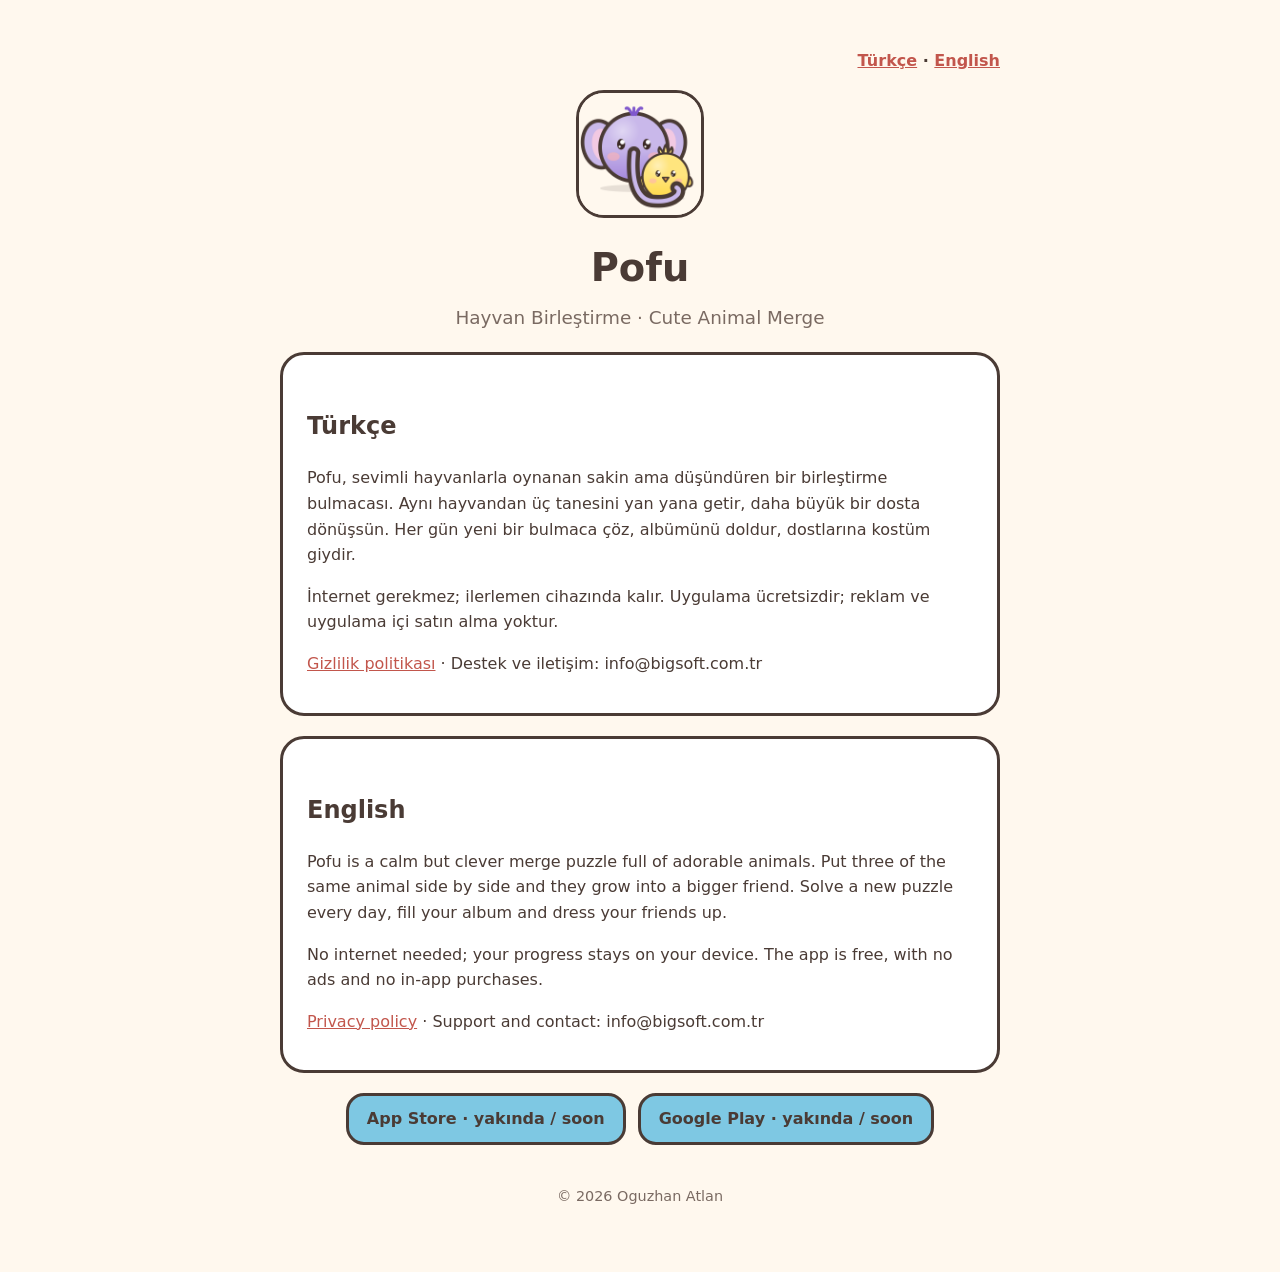
<file: index.html>
<!DOCTYPE html>
<html lang="tr">
<head>
  <meta charset="utf-8">
  <meta name="viewport" content="width=device-width, initial-scale=1">
  <title>Pofu — Hayvan Birleştirme / Cute Animal Merge</title>
  <meta name="description" content="Pofu: sevimli hayvanlarla birleştirme bulmacası. A cozy merge puzzle with cute animals.">
  <link rel="icon" href="icon.png">
  <link rel="stylesheet" href="style.css">
</head>
<body>
<main>
  <p class="lang"><a href="#tr">Türkçe</a> · <a href="#en">English</a></p>
  <header>
    <img src="icon.png" alt="Pofu">
    <h1>Pofu</h1>
    <p class="lead">Hayvan Birleştirme · Cute Animal Merge</p>
  </header>

  <section class="card" id="tr">
    <h2>Türkçe</h2>
    <p>Pofu, sevimli hayvanlarla oynanan sakin ama düşündüren bir birleştirme bulmacası. Aynı hayvandan üç tanesini yan yana getir, daha büyük bir dosta dönüşsün. Her gün yeni bir bulmaca çöz, albümünü doldur, dostlarına kostüm giydir.</p>
    <p>İnternet gerekmez; ilerlemen cihazında kalır. Uygulama ücretsizdir; reklam ve uygulama içi satın alma yoktur.</p>
    <p><a href="privacy/">Gizlilik politikası</a> · Destek ve iletişim: info@bigsoft.com.tr</p>
  </section>

  <section class="card" id="en">
    <h2>English</h2>
    <p>Pofu is a calm but clever merge puzzle full of adorable animals. Put three of the same animal side by side and they grow into a bigger friend. Solve a new puzzle every day, fill your album and dress your friends up.</p>
    <p>No internet needed; your progress stays on your device. The app is free, with no ads and no in-app purchases.</p>
    <p><a href="privacy/en.html">Privacy policy</a> · Support and contact: info@bigsoft.com.tr</p>
  </section>

  <div class="stores">
    <!-- Store links are added once the listings are live. -->
    <span class="store">App Store · yakında / soon</span>
    <span class="store">Google Play · yakında / soon</span>
  </div>

  <footer>© 2026 Oguzhan Atlan</footer>
</main>
</body>
</html>
</file>
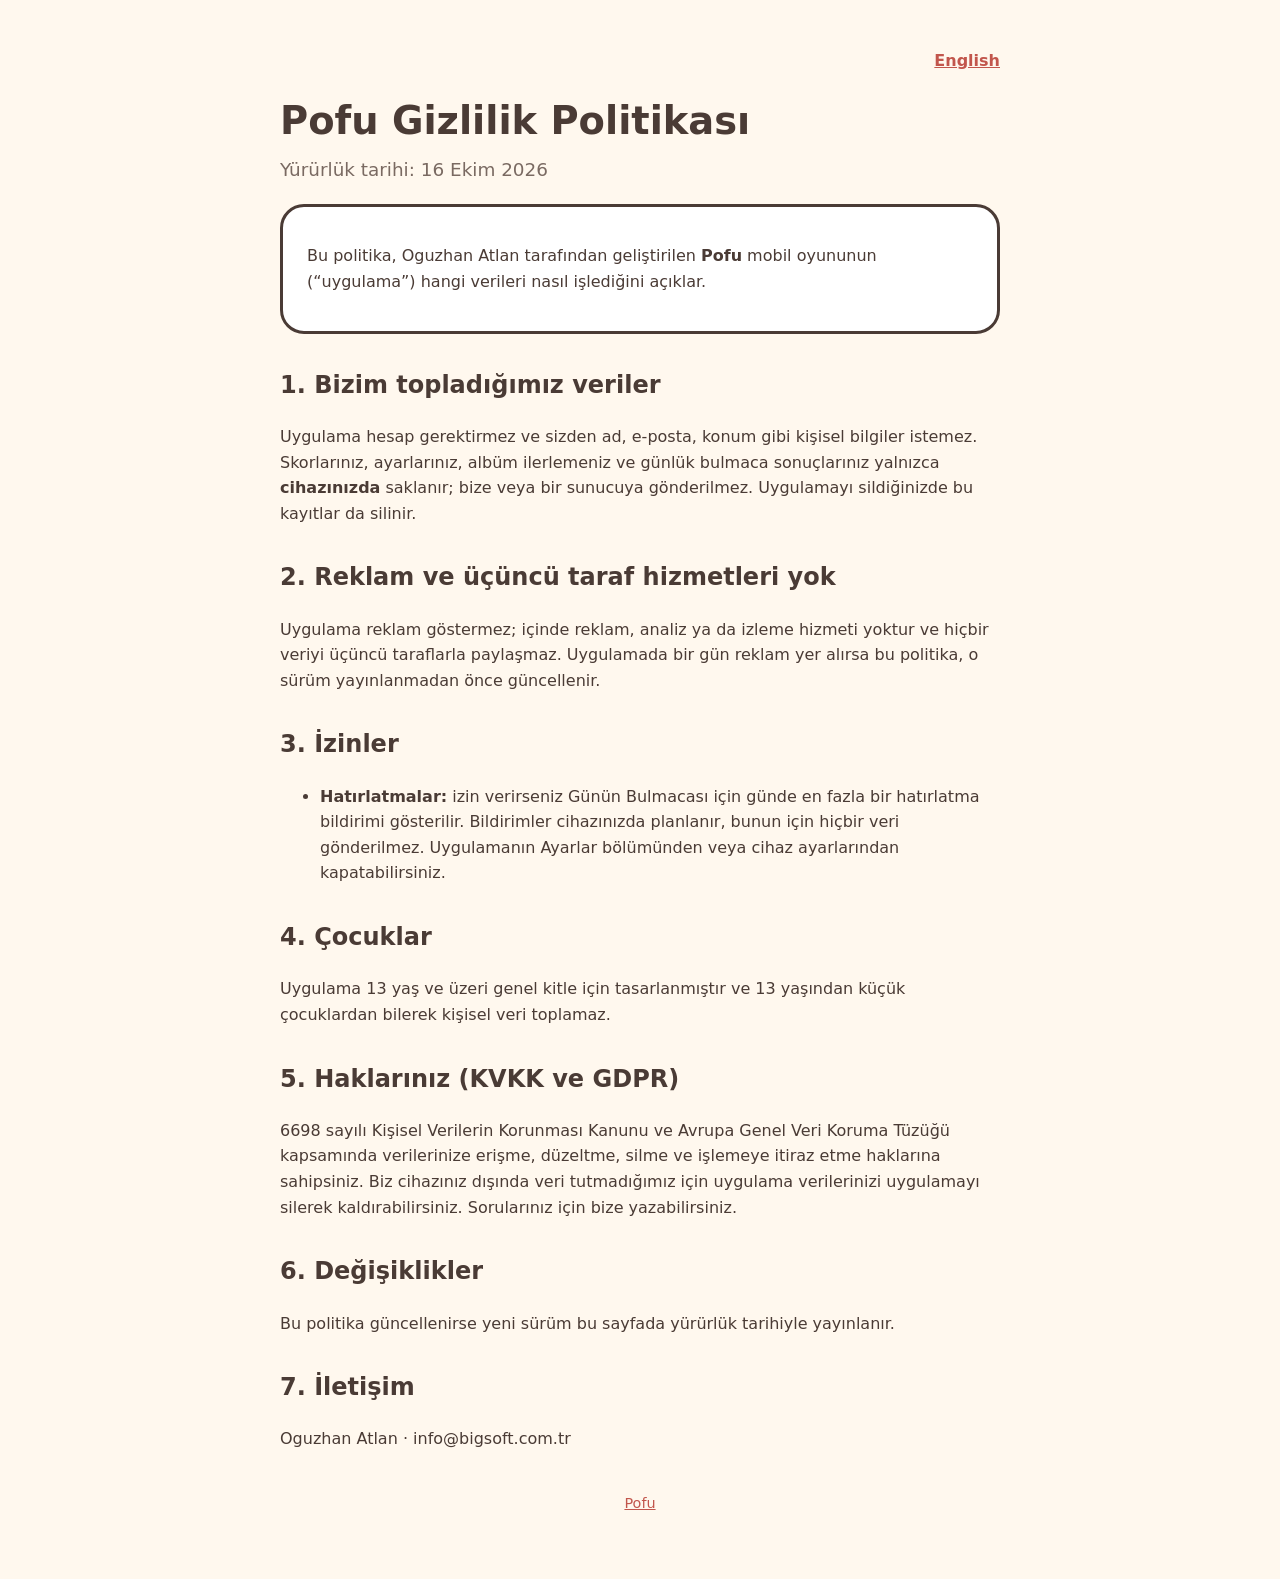
<file: privacy/index.html>
<!DOCTYPE html>
<html lang="tr">
<head>
  <meta charset="utf-8">
  <meta name="viewport" content="width=device-width, initial-scale=1">
  <title>Pofu — Gizlilik Politikası</title>
  <link rel="icon" href="../icon.png">
  <link rel="stylesheet" href="../style.css">
</head>
<body>
<main>
  <p class="lang"><a href="en.html">English</a></p>
  <h1>Pofu Gizlilik Politikası</h1>
  <p class="lead">Yürürlük tarihi: 16 Ekim 2026</p>

  <div class="card">
    <p>Bu politika, Oguzhan Atlan tarafından geliştirilen <strong>Pofu</strong> mobil oyununun (“uygulama”) hangi verileri nasıl işlediğini açıklar.</p>
  </div>

  <h2>1. Bizim topladığımız veriler</h2>
  <p>Uygulama hesap gerektirmez ve sizden ad, e-posta, konum gibi kişisel bilgiler istemez. Skorlarınız, ayarlarınız, albüm ilerlemeniz ve günlük bulmaca sonuçlarınız yalnızca <strong>cihazınızda</strong> saklanır; bize veya bir sunucuya gönderilmez. Uygulamayı sildiğinizde bu kayıtlar da silinir.</p>

  <h2>2. Reklam ve üçüncü taraf hizmetleri yok</h2>
  <p>Uygulama reklam göstermez; içinde reklam, analiz ya da izleme hizmeti yoktur ve hiçbir veriyi üçüncü taraflarla paylaşmaz. Uygulamada bir gün reklam yer alırsa bu politika, o sürüm yayınlanmadan önce güncellenir.</p>

  <h2>3. İzinler</h2>
  <ul>
    <li><strong>Hatırlatmalar:</strong> izin verirseniz Günün Bulmacası için günde en fazla bir hatırlatma bildirimi gösterilir. Bildirimler cihazınızda planlanır, bunun için hiçbir veri gönderilmez. Uygulamanın Ayarlar bölümünden veya cihaz ayarlarından kapatabilirsiniz.</li>
  </ul>

  <h2>4. Çocuklar</h2>
  <p>Uygulama 13 yaş ve üzeri genel kitle için tasarlanmıştır ve 13 yaşından küçük çocuklardan bilerek kişisel veri toplamaz.</p>

  <h2>5. Haklarınız (KVKK ve GDPR)</h2>
  <p>6698 sayılı Kişisel Verilerin Korunması Kanunu ve Avrupa Genel Veri Koruma Tüzüğü kapsamında verilerinize erişme, düzeltme, silme ve işlemeye itiraz etme haklarına sahipsiniz. Biz cihazınız dışında veri tutmadığımız için uygulama verilerinizi uygulamayı silerek kaldırabilirsiniz. Sorularınız için bize yazabilirsiniz.</p>

  <h2>6. Değişiklikler</h2>
  <p>Bu politika güncellenirse yeni sürüm bu sayfada yürürlük tarihiyle yayınlanır.</p>

  <h2>7. İletişim</h2>
  <p>Oguzhan Atlan · info@bigsoft.com.tr</p>

  <footer><a href="../">Pofu</a></footer>
</main>
</body>
</html>
</file>
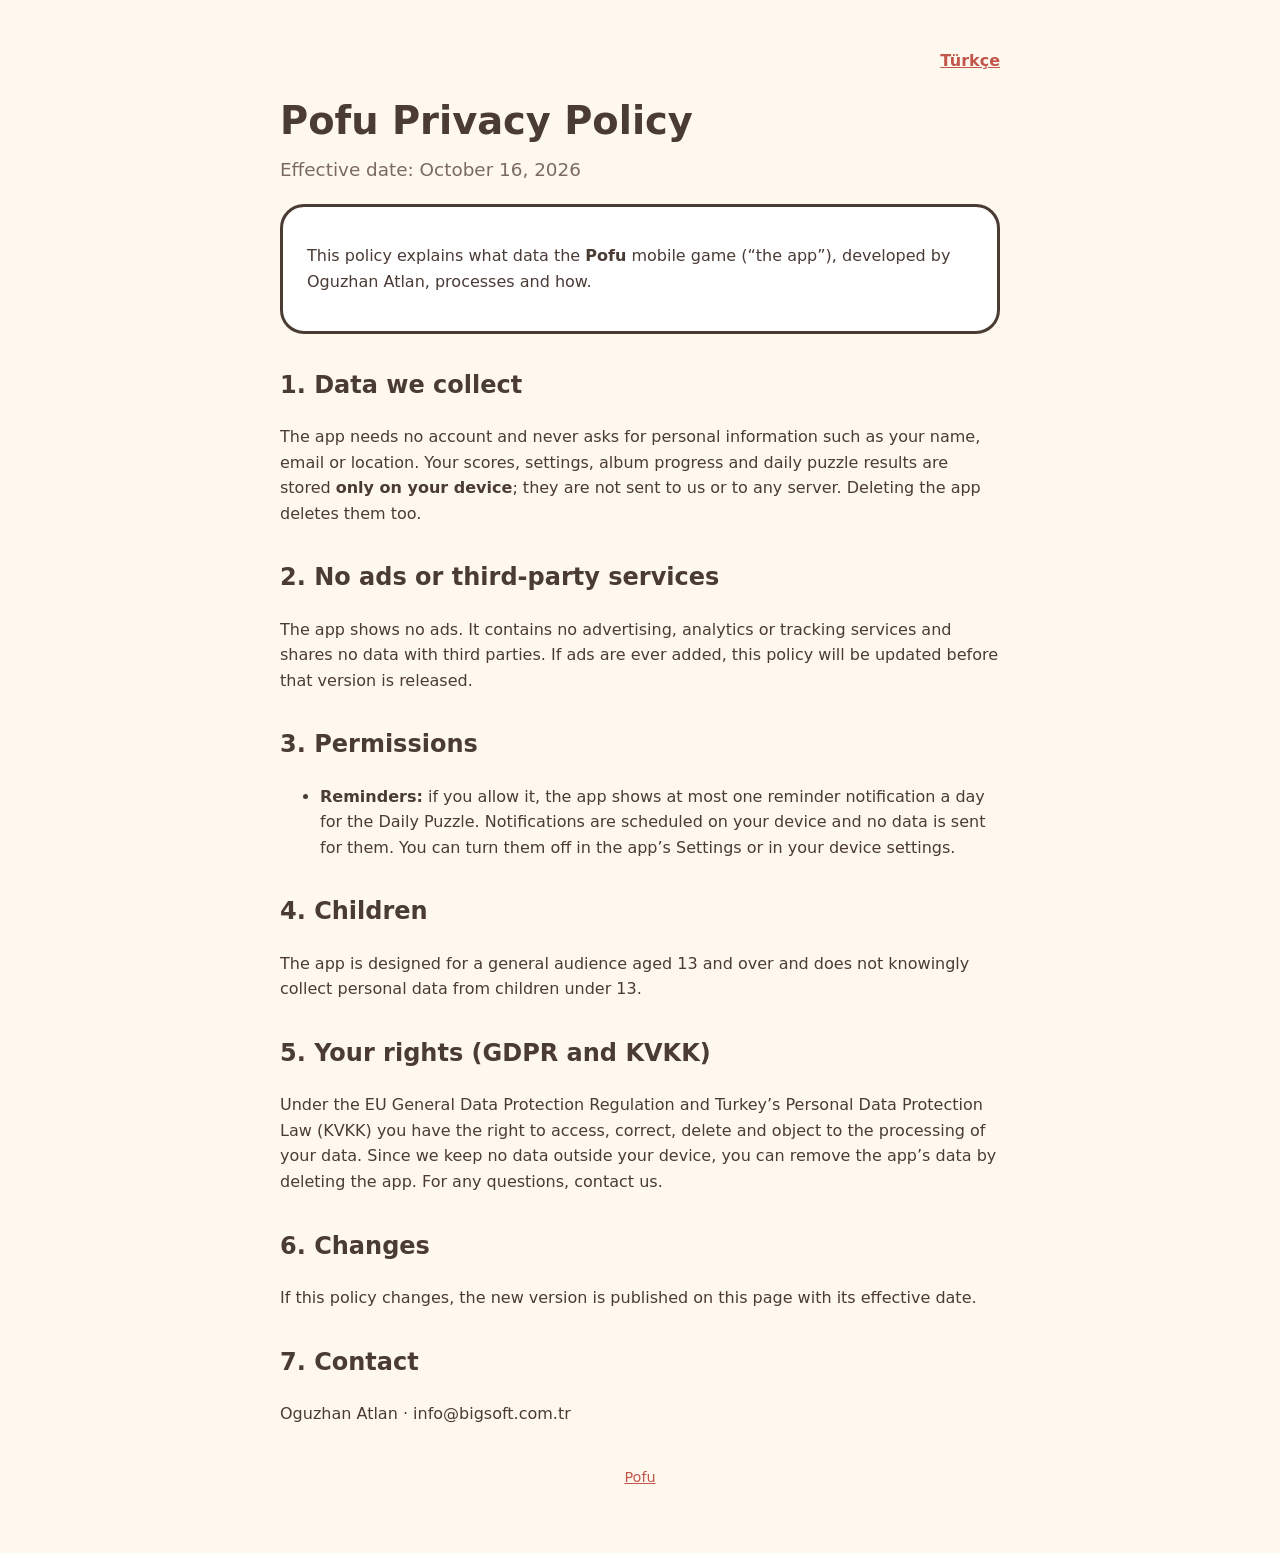
<file: privacy/en.html>
<!DOCTYPE html>
<html lang="en">
<head>
  <meta charset="utf-8">
  <meta name="viewport" content="width=device-width, initial-scale=1">
  <title>Pofu — Privacy Policy</title>
  <link rel="icon" href="../icon.png">
  <link rel="stylesheet" href="../style.css">
</head>
<body>
<main>
  <p class="lang"><a href="./">Türkçe</a></p>
  <h1>Pofu Privacy Policy</h1>
  <p class="lead">Effective date: October 16, 2026</p>

  <div class="card">
    <p>This policy explains what data the <strong>Pofu</strong> mobile game (“the app”), developed by Oguzhan Atlan, processes and how.</p>
  </div>

  <h2>1. Data we collect</h2>
  <p>The app needs no account and never asks for personal information such as your name, email or location. Your scores, settings, album progress and daily puzzle results are stored <strong>only on your device</strong>; they are not sent to us or to any server. Deleting the app deletes them too.</p>

  <h2>2. No ads or third-party services</h2>
  <p>The app shows no ads. It contains no advertising, analytics or tracking services and shares no data with third parties. If ads are ever added, this policy will be updated before that version is released.</p>

  <h2>3. Permissions</h2>
  <ul>
    <li><strong>Reminders:</strong> if you allow it, the app shows at most one reminder notification a day for the Daily Puzzle. Notifications are scheduled on your device and no data is sent for them. You can turn them off in the app’s Settings or in your device settings.</li>
  </ul>

  <h2>4. Children</h2>
  <p>The app is designed for a general audience aged 13 and over and does not knowingly collect personal data from children under 13.</p>

  <h2>5. Your rights (GDPR and KVKK)</h2>
  <p>Under the EU General Data Protection Regulation and Turkey’s Personal Data Protection Law (KVKK) you have the right to access, correct, delete and object to the processing of your data. Since we keep no data outside your device, you can remove the app’s data by deleting the app. For any questions, contact us.</p>

  <h2>6. Changes</h2>
  <p>If this policy changes, the new version is published on this page with its effective date.</p>

  <h2>7. Contact</h2>
  <p>Oguzhan Atlan · info@bigsoft.com.tr</p>

  <footer><a href="../">Pofu</a></footer>
</main>
</body>
</html>
</file>
<file: style.css>
:root {
  --bg: #FFF8EE;
  --ink: #4A3B35;
  --accent: #FF8A80;
  --accent2: #7EC8E3;
  --card: #FFFFFF;
  --muted: #7A6A62;
}
* { box-sizing: border-box; }
body {
  margin: 0;
  background: var(--bg);
  color: var(--ink);
  font-family: "Nunito", "Segoe UI", system-ui, -apple-system, sans-serif;
  line-height: 1.6;
}
main { max-width: 760px; margin: 0 auto; padding: 32px 20px 64px; }
header { text-align: center; }
header img { width: 128px; height: 128px; border-radius: 28px; border: 3px solid var(--ink); }
h1 { font-size: 2.4rem; margin: 12px 0 4px; }
h2 { margin-top: 2rem; }
.lead { font-size: 1.15rem; color: var(--muted); margin-top: 0; }
.card {
  background: var(--card);
  border: 3px solid var(--ink);
  border-radius: 24px;
  padding: 20px 24px;
  margin: 20px 0;
}
.lang { text-align: right; font-weight: 700; }
a { color: #C2564C; }
.stores { display: flex; gap: 12px; justify-content: center; flex-wrap: wrap; }
.store {
  display: inline-block;
  padding: 10px 18px;
  border: 3px solid var(--ink);
  border-radius: 18px;
  background: var(--accent2);
  color: var(--ink);
  font-weight: 800;
  text-decoration: none;
}
footer { text-align: center; color: var(--muted); font-size: 0.9rem; margin-top: 40px; }
</file>
